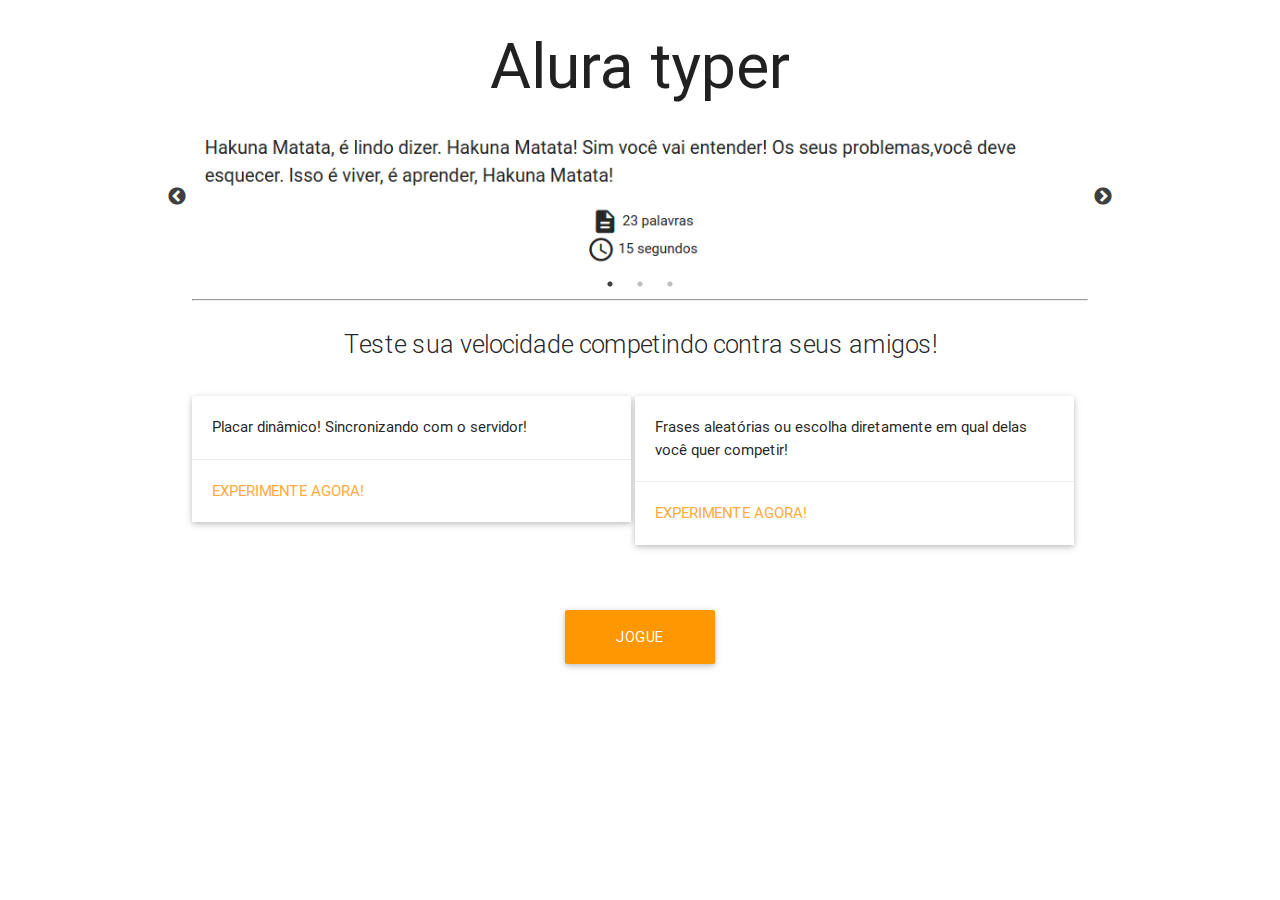
<file: public/index.html>
<!DOCTYPE html>
<html lang="en">
<head>
    <meta charset="UTF-8">
    <title>Alura Typer</title>
    <!--Import materialize.css-->
    <link rel="stylesheet" href="css/libs/materialize.min.css">
    <!-- Import Google Material Icons -->
    <link href="css/libs/google-fonts.css" rel="stylesheet">

    <link rel="stylesheet" type="text/css" href="slick/slick.css"/>

    <link rel="stylesheet" type="text/css" href="slick/slick-theme.css"/>

    <link href="css/index.css" rel="stylesheet">
</head>
<body>
    <section class="container">
        <h1 class="center titulo header">Alura typer</h1>
        <div class="slider">
            <img src="img/slide1.png" class="imagem-jogo">
            <img src="img/slide2.png" class="imagem-jogo">
            <img src="img/slide3.png" class="imagem-jogo">
        </div>
        <hr>
        <p class="flow-text center">Teste sua velocidade competindo contra seus amigos!</p>
        <div class="card">
           <div class="card-image">
             <!-- <img src="images/sample-1.jpg"> -->
           </div>
           <div class="card-content">
             <p>Placar dinâmico! Sincronizando com o servidor!</p>
           </div>
           <div class="card-action">
             <a href="principal.html">Experimente agora!</a>
           </div>
         </div>
         <div class="card">
           <div class="card-image">
             <!-- <img src="img/sl.jpg"> -->
           </div>
           <div class="card-content">
             <p>Frases aleatórias ou escolha diretamente em qual delas você quer competir!</p>
           </div>
           <div class="card-action">
             <a href="principal.html">Experimente agora!</a>
           </div>
         </div>

         <a class="waves-effect waves-light btn-large orange" id="botao-jogue" href="principal.html">Jogue agora!</a>

    </section>

    <script src="js/jquery.js"></script>
    <script src="slick/slick.min.js"></script>
    <script src="js/slider.js"></script>


</body>
</html>
</file>
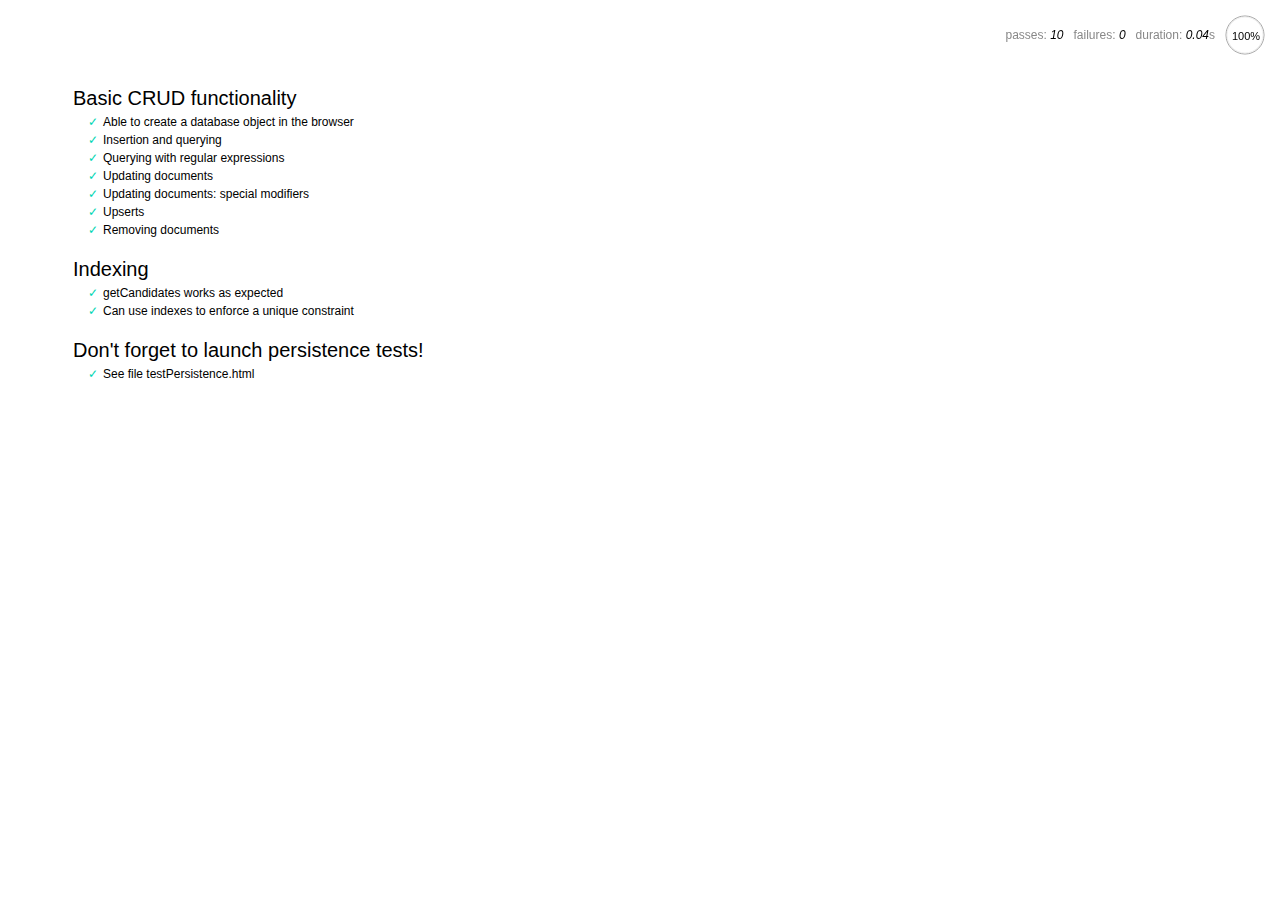
<file: server/node_modules/nedb/browser-version/test/index.html>
<!DOCTYPE html>
<html>
<head>
  <meta charset="utf-8">
  <title>Mocha tests for NeDB</title>
  <link rel="stylesheet" href="mocha.css">
</head>
<body>
  <div id="mocha"></div>
  <script src="jquery.min.js"></script>
  <script src="chai.js"></script>
  <script src="underscore.min.js"></script>
  <script src="mocha.js"></script>
  <script>mocha.setup('bdd')</script>
  <script src="../out/nedb.min.js"></script>
  <script src="localforage.js"></script>
  <script src="nedb-browser.js"></script>
  <script>
    mocha.checkLeaks();
    mocha.globals(['jQuery']);
    mocha.run();
  </script>
</body>
</html>
</file>
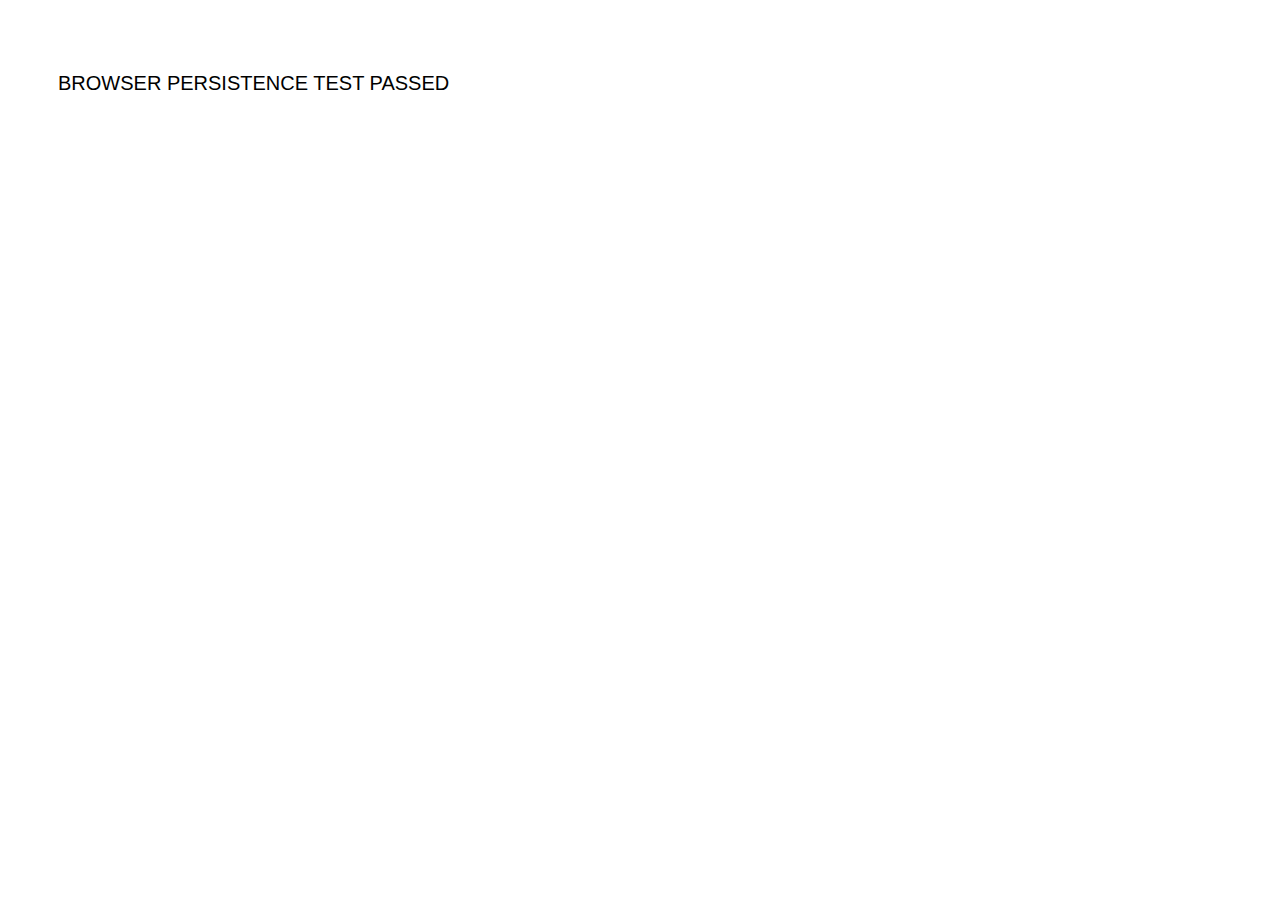
<file: server/node_modules/nedb/browser-version/test/testPersistence.html>
<!DOCTYPE html>
<html>
<head>
  <meta charset="utf-8">
  <title>Test NeDB persistence in the browser</title>
  <link rel="stylesheet" href="mocha.css">
</head>
<body>
  <div id="results"></div>
  <script src="../out/nedb.js"></script>
  <script src="./testPersistence.js"></script>
</body>
</html>
</file>
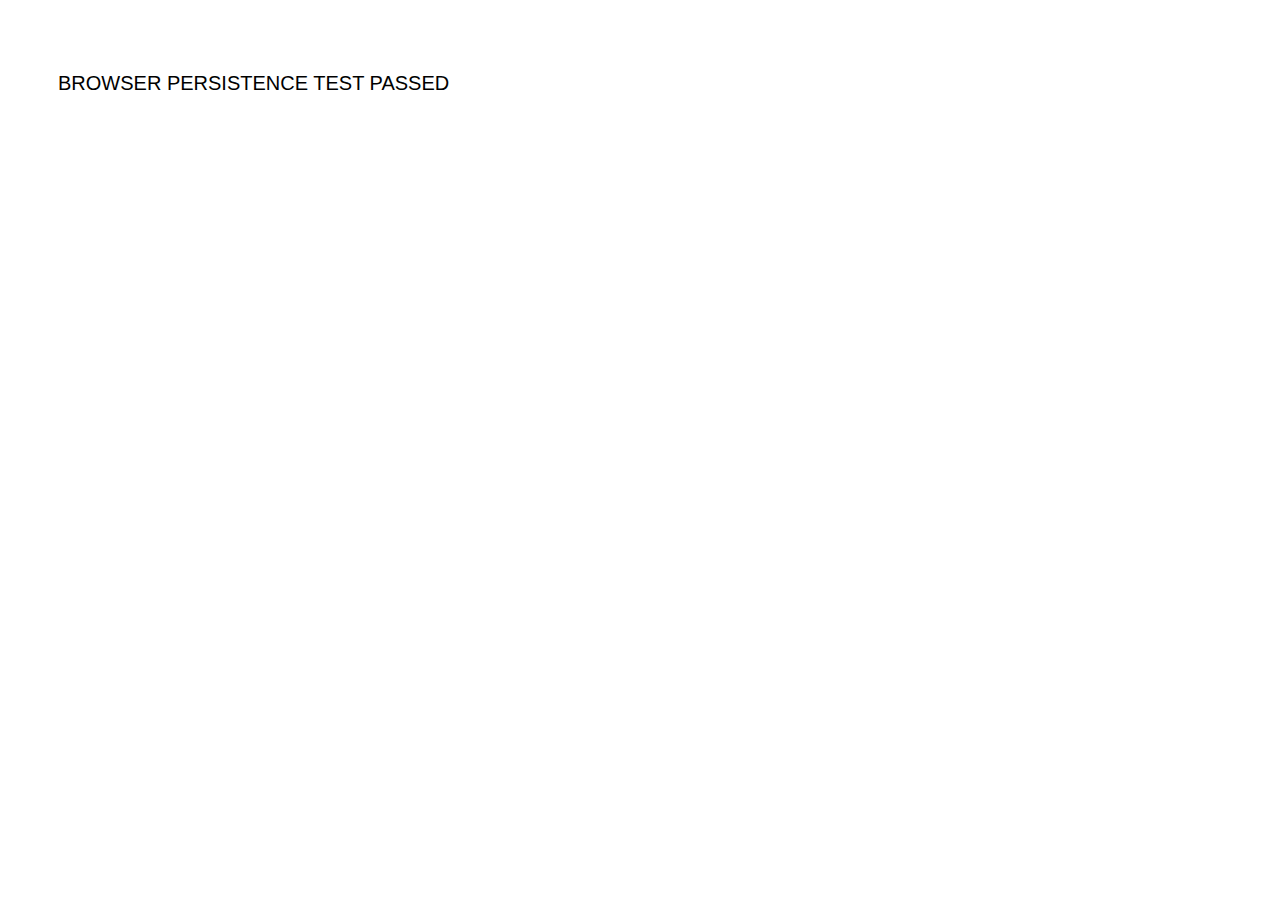
<file: server/node_modules/nedb/browser-version/test/testPersistence2.html>
<!DOCTYPE html>
<html>
<head>
  <meta charset="utf-8">
  <title>Test NeDB persistence in the browser - Results</title>
  <link rel="stylesheet" href="mocha.css">
</head>
<body>
  <div id="results"></div>
  <script src="jquery.min.js"></script>
  <script src="../out/nedb.js"></script>
  <script src="./testPersistence2.js"></script>
</body>
</html>
</file>
<file: public/css/libs/google-fonts.css>
/* fallback */
@font-face {
  font-family: 'Material Icons';
  font-style: normal;
  font-weight: 400;
  src: local('../../fonts/Material Icons'), local('../../fonts/MaterialIcons-Regular'), url(https://fonts.gstatic.com/s/materialicons/v17/2fcrYFNaTjcS6g4U3t-Y5ZjZjT5FdEJ140U2DJYC3mY.woff2) format('woff2');
}

.material-icons {
  font-family: 'Material Icons';
  font-weight: normal;
  font-style: normal;
  font-size: 24px;
  line-height: 1;
  letter-spacing: normal;
  text-transform: none;
  display: inline-block;
  white-space: nowrap;
  word-wrap: normal;
  direction: ltr;
  -webkit-font-feature-settings: 'liga';
  -webkit-font-smoothing: antialiased;
}
</file>
<file: server/node_modules/nedb/browser-version/test/mocha.css>
@charset "UTF-8";
body {
  font: 20px/1.5 "Helvetica Neue", Helvetica, Arial, sans-serif;
  padding: 60px 50px;
}

#mocha ul, #mocha li {
  margin: 0;
  padding: 0;
}

#mocha ul {
  list-style: none;
}

#mocha h1, #mocha h2 {
  margin: 0;
}

#mocha h1 {
  margin-top: 15px;
  font-size: 1em;
  font-weight: 200;
}

#mocha h1 a {
  text-decoration: none;
  color: inherit;
}

#mocha h1 a:hover {
  text-decoration: underline;
}

#mocha .suite .suite h1 {
  margin-top: 0;
  font-size: .8em;
}

#mocha h2 {
  font-size: 12px;
  font-weight: normal;
  cursor: pointer;
}

#mocha .suite {
  margin-left: 15px;
}

#mocha .test {
  margin-left: 15px;
}

#mocha .test:hover h2::after {
  position: relative;
  top: 0;
  right: -10px;
  content: '(view source)';
  font-size: 12px;
  font-family: arial;
  color: #888;
}

#mocha .test.pending:hover h2::after {
  content: '(pending)';
  font-family: arial;
}

#mocha .test.pass.medium .duration {
  background: #C09853;
}

#mocha .test.pass.slow .duration {
  background: #B94A48;
}

#mocha .test.pass::before {
  content: '✓';
  font-size: 12px;
  display: block;
  float: left;
  margin-right: 5px;
  color: #00d6b2;
}

#mocha .test.pass .duration {
  font-size: 9px;
  margin-left: 5px;
  padding: 2px 5px;
  color: white;
  -webkit-box-shadow: inset 0 1px 1px rgba(0,0,0,.2);
  -moz-box-shadow: inset 0 1px 1px rgba(0,0,0,.2);
  box-shadow: inset 0 1px 1px rgba(0,0,0,.2);
  -webkit-border-radius: 5px;
  -moz-border-radius: 5px;
  -ms-border-radius: 5px;
  -o-border-radius: 5px;
  border-radius: 5px;
}

#mocha .test.pass.fast .duration {
  display: none;
}

#mocha .test.pending {
  color: #0b97c4;
}

#mocha .test.pending::before {
  content: '◦';
  color: #0b97c4;
}

#mocha .test.fail {
  color: #c00;
}

#mocha .test.fail pre {
  color: black;
}

#mocha .test.fail::before {
  content: '✖';
  font-size: 12px;
  display: block;
  float: left;
  margin-right: 5px;
  color: #c00;
}

#mocha .test pre.error {
  color: #c00;
}

#mocha .test pre {
  display: inline-block;
  font: 12px/1.5 monaco, monospace;
  margin: 5px;
  padding: 15px;
  border: 1px solid #eee;
  border-bottom-color: #ddd;
  -webkit-border-radius: 3px;
  -webkit-box-shadow: 0 1px 3px #eee;
}

#report.pass .test.fail {
  display: none;
}

#report.fail .test.pass {
  display: none;
}

#error {
  color: #c00;
  font-size: 1.5  em;
  font-weight: 100;
  letter-spacing: 1px;
}

#stats {
  position: fixed;
  top: 15px;
  right: 10px;
  font-size: 12px;
  margin: 0;
  color: #888;
}

#stats .progress {
  float: right;
  padding-top: 0;
}

#stats em {
  color: black;
}

#stats a {
  text-decoration: none;
  color: inherit;
}

#stats a:hover {
  border-bottom: 1px solid #eee;
}

#stats li {
  display: inline-block;
  margin: 0 5px;
  list-style: none;
  padding-top: 11px;
}

code .comment { color: #ddd }
code .init { color: #2F6FAD }
code .string { color: #5890AD }
code .keyword { color: #8A6343 }
code .number { color: #2F6FAD }
</file>
<file: public/css/index.css>
.card{
	width: 49%;
	display: inline-block;
	vertical-align: top;
}


#botao-jogue{
	width: 150px;
	display: block;
	margin: 50px auto;
}

.slider {
	height: auto;
}

.slick-prev:before, .slick-next:before {
	color: #000000;
}
</file>
